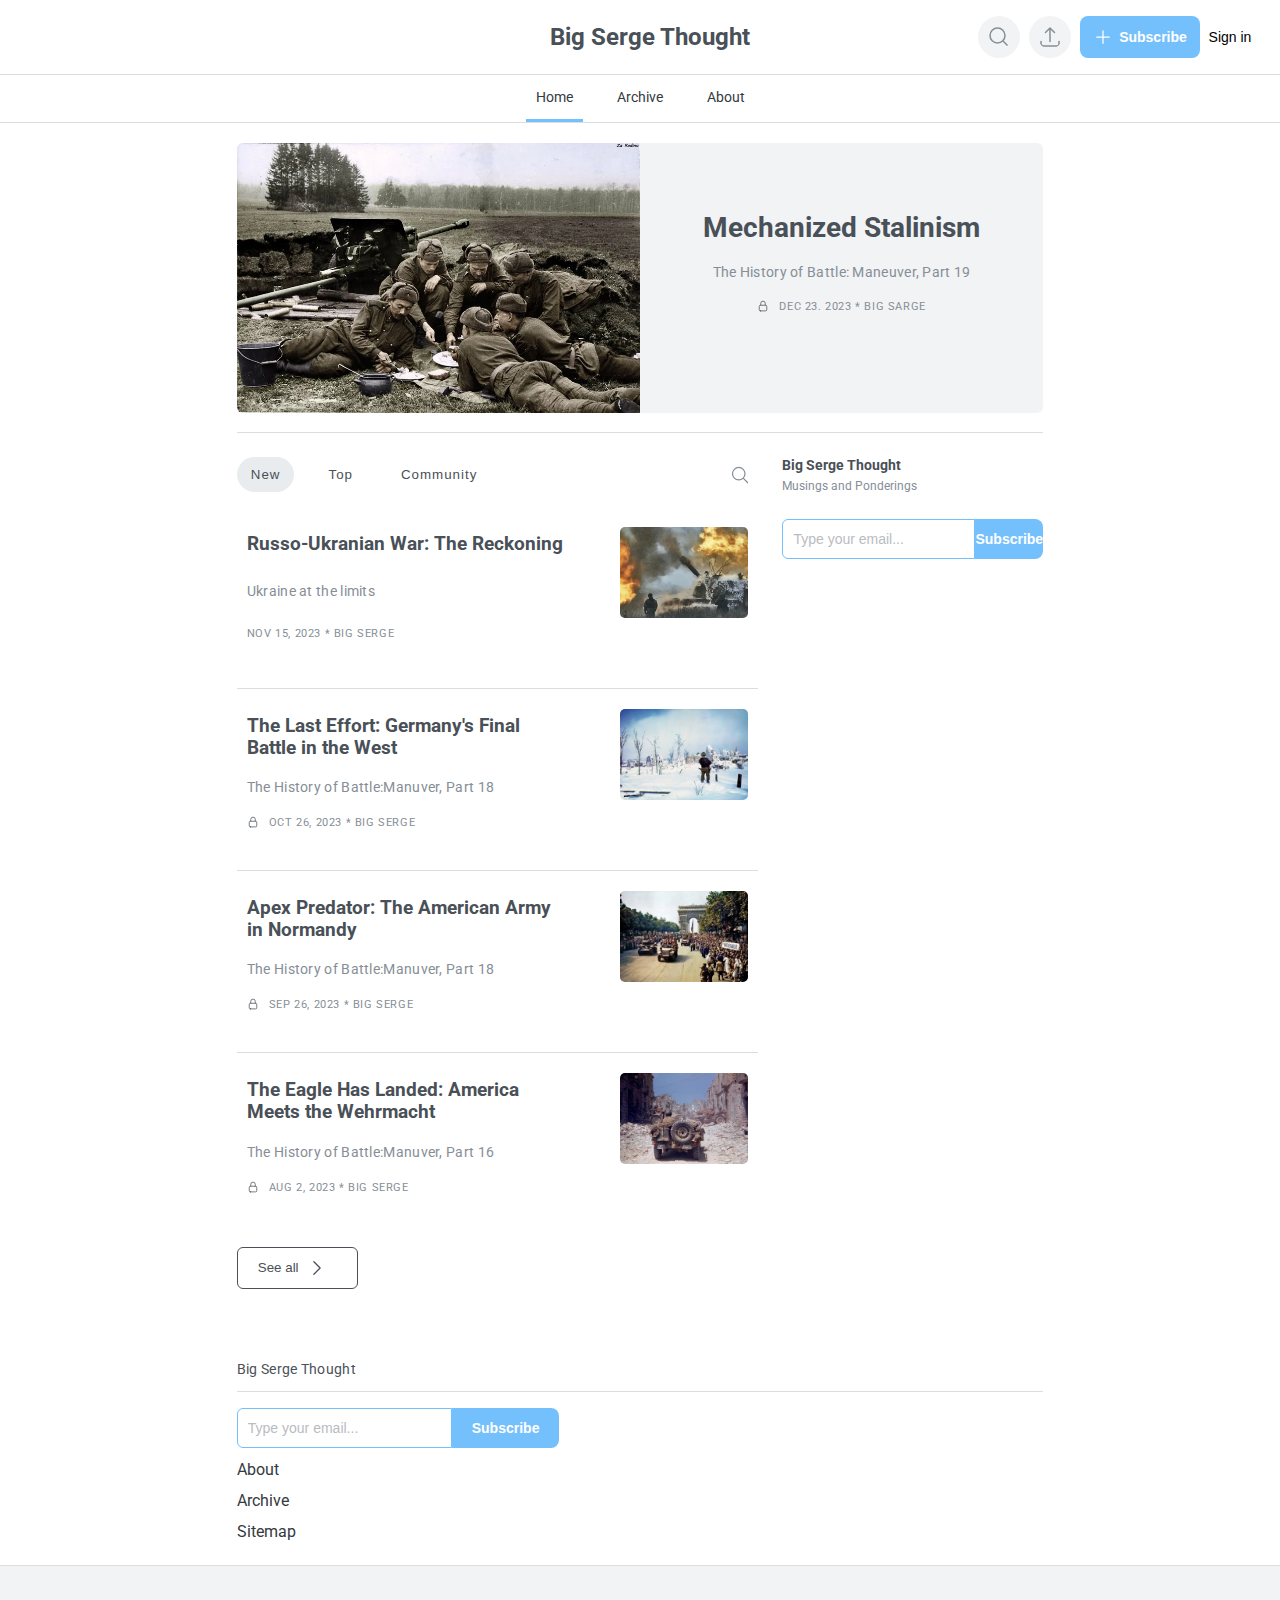
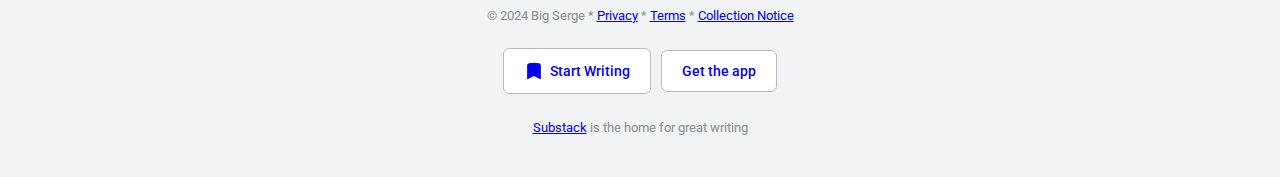
<file: index.html>
<!DOCTYPE html>
<html lang="en">
    <head>
        <meta charset="UTF-8" />
        <meta name="viewport" content="width=device-width, initial-scale=1.0" />
        <link rel="stylesheet" href="style.css" />
        <link rel="preconnect" href="https://fonts.googleapis.com" />
        <link rel="preconnect" href="https://fonts.gstatic.com" crossorigin />
        <link
            href="https://fonts.googleapis.com/css2?family=Roboto:wght@400;500;700&display=swap"
            rel="stylesheet"
        />
        <title>Substack</title>
    </head>
    <body>
        <div class="container">
            <header class="header-container">
                <div class="empty"></div>
                <h1>Big Serge Thought</h1>
                <div class="sign-in-box">
                    <svg
                        xmlns="http://www.w3.org/2000/svg"
                        fill="none"
                        viewBox="0 0 24 24"
                        stroke-width="1.5"
                        stroke="currentColor"
                        class="search-icon big"
                    >
                        <path
                            stroke-linecap="round"
                            stroke-linejoin="round"
                            d="m21 21-5.197-5.197m0 0A7.5 7.5 0 1 0 5.196 5.196a7.5 7.5 0 0 0 10.607 10.607Z"
                        />
                    </svg>

                    <svg
                        xmlns="http://www.w3.org/2000/svg"
                        fill="none"
                        viewBox="0 0 24 24"
                        stroke-width="1.5"
                        stroke="currentColor"
                        class="upload-icon"
                    >
                        <path
                            stroke-linecap="round"
                            stroke-linejoin="round"
                            d="M3 16.5v2.25A2.25 2.25 0 0 0 5.25 21h13.5A2.25 2.25 0 0 0 21 18.75V16.5m-13.5-9L12 3m0 0 4.5 4.5M12 3v13.5"
                        />
                    </svg>

                    <button class="sub-btn">
                        <svg
                            xmlns="http://www.w3.org/2000/svg"
                            fill="none"
                            viewBox="0 0 24 24"
                            stroke-width="1.5"
                            stroke="currentColor"
                            class="plus-icon"
                        >
                            <path
                                stroke-linecap="round"
                                stroke-linejoin="round"
                                d="M12 4.5v15m7.5-7.5h-15"
                            />
                        </svg>
                        Subscribe
                    </button>

                    <button class="sign-in-btn">Sign in</button>
                </div>
            </header>

            <nav class="nav-container">
                <a class="nav-first" href="#">Home</a>
                <a class="nav-second" href="#">Archive</a>
                <a class="nav-third" href="pages/about.html">About</a>
            </nav>
            <article>
                <section class="main-article">
                    <img src="img/soldiers-img.webp" alt="Soldiers-image" />
                    <div class="article-description-box up">
                        <h2>Mechanized Stalinism</h2>
                        <p>The History of Battle: Maneuver, Part 19</p>
                        <div class="article-date">
                            <svg
                                xmlns="http://www.w3.org/2000/svg"
                                fill="none"
                                viewBox="0 0 24 24"
                                stroke-width="1.5"
                                stroke="currentColor"
                                class="lock-icon"
                            >
                                <path
                                    stroke-linecap="round"
                                    stroke-linejoin="round"
                                    d="M16.5 10.5V6.75a4.5 4.5 0 1 0-9 0v3.75m-.75 11.25h10.5a2.25 2.25 0 0 0 2.25-2.25v-6.75a2.25 2.25 0 0 0-2.25-2.25H6.75a2.25 2.25 0 0 0-2.25 2.25v6.75a2.25 2.25 0 0 0 2.25 2.25Z"
                                />
                            </svg>

                            <p>dec 23. 2023 * Big Sarge</p>
                        </div>
                    </div>
                </section>

                <div class="empty-bottom"></div>

                <div class="center-container">
                    <div class="left-container">
                        <section class="other-articles">
                            <nav class="article-nav">
                                <div class="nav-btns">
                                    <button class="nav-btn">New</button>
                                    <button class="nav-btn">Top</button>
                                    <button class="nav-btn">Community</button>
                                </div>
                                <svg
                                    xmlns="http://www.w3.org/2000/svg"
                                    fill="none"
                                    viewBox="0 0 24 24"
                                    stroke-width="1.5"
                                    stroke="currentColor"
                                    class="search-icon-small"
                                >
                                    <path
                                        stroke-linecap="round"
                                        stroke-linejoin="round"
                                        d="m21 21-5.197-5.197m0 0A7.5 7.5 0 1 0 5.196 5.196a7.5 7.5 0 0 0 10.607 10.607Z"
                                    />
                                </svg>
                            </nav>

                            <div class="article 1">
                                <div class="article-description-box other">
                                    <h3>Russo-Ukranian War: The Reckoning</h3>
                                    <p>Ukraine at the limits</p>
                                    <div class="article-date other">
                                        <p>Nov 15, 2023 * Big Serge</p>
                                    </div>
                                </div>
                                <div class="other-div"></div>
                                <img
                                    src="img/article-img1.jpg"
                                    alt="article-img"
                                />
                            </div>

                            <div class="article 2">
                                <div class="article-description-box other">
                                    <h3>
                                        The Last Effort: Germany's Final Battle
                                        in the West
                                    </h3>
                                    <p>
                                        The History of Battle:Manuver, Part 18
                                    </p>
                                    <div class="article-date other">
                                        <svg
                                            xmlns="http://www.w3.org/2000/svg"
                                            fill="none"
                                            viewBox="0 0 24 24"
                                            stroke-width="1.5"
                                            stroke="currentColor"
                                            class="lock-icon"
                                        >
                                            <path
                                                stroke-linecap="round"
                                                stroke-linejoin="round"
                                                d="M16.5 10.5V6.75a4.5 4.5 0 1 0-9 0v3.75m-.75 11.25h10.5a2.25 2.25 0 0 0 2.25-2.25v-6.75a2.25 2.25 0 0 0-2.25-2.25H6.75a2.25 2.25 0 0 0-2.25 2.25v6.75a2.25 2.25 0 0 0 2.25 2.25Z"
                                            />
                                        </svg>
                                        <p>Oct 26, 2023 * Big Serge</p>
                                    </div>
                                </div>
                                <div class="other-div"></div>
                                <img
                                    src="img/article-img2.jpg"
                                    alt="article-img"
                                />
                            </div>

                            <div class="article 3">
                                <div class="article-description-box other">
                                    <h3>
                                        Apex Predator: The American Army in
                                        Normandy
                                    </h3>
                                    <p>
                                        The History of Battle:Manuver, Part 18
                                    </p>
                                    <div class="article-date other">
                                        <svg
                                            xmlns="http://www.w3.org/2000/svg"
                                            fill="none"
                                            viewBox="0 0 24 24"
                                            stroke-width="1.5"
                                            stroke="currentColor"
                                            class="lock-icon"
                                        >
                                            <path
                                                stroke-linecap="round"
                                                stroke-linejoin="round"
                                                d="M16.5 10.5V6.75a4.5 4.5 0 1 0-9 0v3.75m-.75 11.25h10.5a2.25 2.25 0 0 0 2.25-2.25v-6.75a2.25 2.25 0 0 0-2.25-2.25H6.75a2.25 2.25 0 0 0-2.25 2.25v6.75a2.25 2.25 0 0 0 2.25 2.25Z"
                                            />
                                        </svg>
                                        <p>Sep 26, 2023 * Big Serge</p>
                                    </div>
                                </div>
                                <div class="other-div"></div>
                                <img
                                    src="img/article-img3.jpg"
                                    alt="article-img"
                                />
                            </div>

                            <div class="article 4">
                                <div class="article-description-box other">
                                    <h3>
                                        The Eagle Has Landed: America Meets the
                                        Wehrmacht
                                    </h3>
                                    <p>
                                        The History of Battle:Manuver, Part 16
                                    </p>
                                    <div class="article-date other">
                                        <svg
                                            xmlns="http://www.w3.org/2000/svg"
                                            fill="none"
                                            viewBox="0 0 24 24"
                                            stroke-width="1.5"
                                            stroke="currentColor"
                                            class="lock-icon"
                                        >
                                            <path
                                                stroke-linecap="round"
                                                stroke-linejoin="round"
                                                d="M16.5 10.5V6.75a4.5 4.5 0 1 0-9 0v3.75m-.75 11.25h10.5a2.25 2.25 0 0 0 2.25-2.25v-6.75a2.25 2.25 0 0 0-2.25-2.25H6.75a2.25 2.25 0 0 0-2.25 2.25v6.75a2.25 2.25 0 0 0 2.25 2.25Z"
                                            />
                                        </svg>
                                        <p>Aug 2, 2023 * Big Serge</p>
                                    </div>
                                </div>
                                <div class="other-div"></div>
                                <img
                                    src="img/article-img4.jpg"
                                    alt="article-img"
                                />
                            </div>
                        </section>
                    </div>

                    <aside>
                        <h4>Big Serge Thought</h4>
                        <p>Musings and Ponderings</p>
                        <div class="subscribe">
                            <input
                                class="email-input"
                                type="text"
                                name=""
                                id=""
                                placeholder="Type your email..."
                            />
                            <button class="sub-btn sidebar">Subscribe</button>
                        </div>
                    </aside>
                </div>

                <button class="see-all-btn">
                    See all
                    <svg
                        xmlns="http://www.w3.org/2000/svg"
                        fill="none"
                        viewBox="0 0 24 24"
                        stroke-width="1.5"
                        stroke="currentColor"
                        class="arrow"
                    >
                        <path
                            stroke-linecap="round"
                            stroke-linejoin="round"
                            d="m8.25 4.5 7.5 7.5-7.5 7.5"
                        />
                    </svg>
                </button>

                <section class="links-container">
                    <p>Big Serge Thought</p>
                    <div class="subscribe footer">
                        <input
                            class="email-input"
                            type="text"
                            name=""
                            id=""
                            placeholder="Type your email..."
                        />
                        <button class="sub-btn sidebar">Subscribe</button>
                    </div>
                    <div class="list">
                        <a href="pages/about.html">About</a>
                        <a href="#">Archive</a>
                        <a href="#">Sitemap</a>
                    </div>
                </section>
            </article>

            <footer>
                <p class="footer-p-up">
                    &copy; 2024 Big Serge * <a href="#">Privacy</a> *
                    <a href="#">Terms</a> * <a href="#">Collection Notice</a>
                </p>
                <div class="footer-btns">
                    <a class="btn-first" href="#"
                        ><svg
                            xmlns="http://www.w3.org/2000/svg"
                            viewBox="0 0 24 24"
                            fill="currentColor"
                            class="save-icon"
                        >
                            <path
                                fill-rule="evenodd"
                                d="M6.32 2.577a49.255 49.255 0 0 1 11.36 0c1.497.174 2.57 1.46 2.57 2.93V21a.75.75 0 0 1-1.085.67L12 18.089l-7.165 3.583A.75.75 0 0 1 3.75 21V5.507c0-1.47 1.073-2.756 2.57-2.93Z"
                                clip-rule="evenodd"
                            />
                        </svg>
                        Start Writing</a
                    >
                    <a class="btn-second" href="#">Get the app</a>
                </div>
                <p class="footer-p-down">
                    <a href="#">Substack</a> is the home for great writing
                </p>
            </footer>
        </div>
    </body>
</html>
</file>
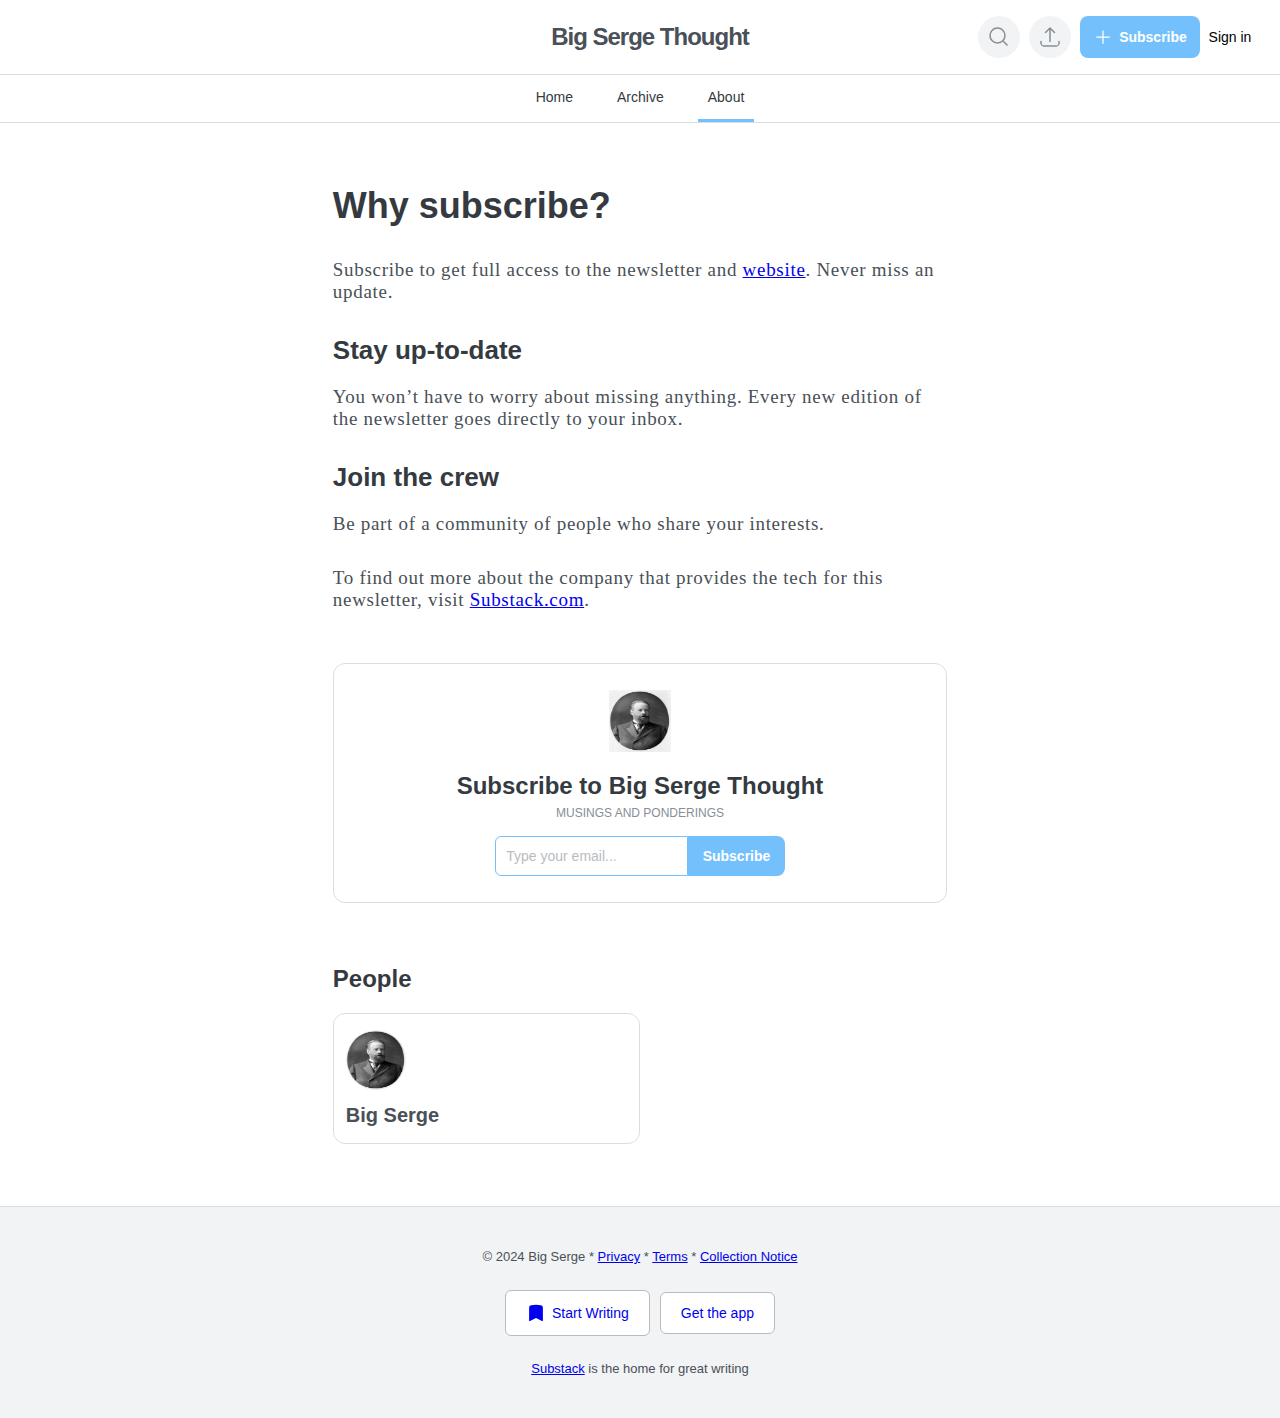
<file: pages/about.html>
<!DOCTYPE html>
<html lang="en">
    <head>
        <meta charset="UTF-8" />
        <meta name="viewport" content="width=device-width, initial-scale=1.0" />
        <title>About</title>
        <link rel="stylesheet" href="about.css" />
    </head>
    <body>
        <header class="header-container">
            <div class="empty"></div>
            <h1>Big Serge Thought</h1>
            <div class="sign-in-box">
                <svg
                    xmlns="http://www.w3.org/2000/svg"
                    fill="none"
                    viewBox="0 0 24 24"
                    stroke-width="1.5"
                    stroke="currentColor"
                    class="search-icon big"
                >
                    <path
                        stroke-linecap="round"
                        stroke-linejoin="round"
                        d="m21 21-5.197-5.197m0 0A7.5 7.5 0 1 0 5.196 5.196a7.5 7.5 0 0 0 10.607 10.607Z"
                    />
                </svg>

                <svg
                    xmlns="http://www.w3.org/2000/svg"
                    fill="none"
                    viewBox="0 0 24 24"
                    stroke-width="1.5"
                    stroke="currentColor"
                    class="upload-icon"
                >
                    <path
                        stroke-linecap="round"
                        stroke-linejoin="round"
                        d="M3 16.5v2.25A2.25 2.25 0 0 0 5.25 21h13.5A2.25 2.25 0 0 0 21 18.75V16.5m-13.5-9L12 3m0 0 4.5 4.5M12 3v13.5"
                    />
                </svg>

                <button class="sub-btn">
                    <svg
                        xmlns="http://www.w3.org/2000/svg"
                        fill="none"
                        viewBox="0 0 24 24"
                        stroke-width="1.5"
                        stroke="currentColor"
                        class="plus-icon"
                    >
                        <path
                            stroke-linecap="round"
                            stroke-linejoin="round"
                            d="M12 4.5v15m7.5-7.5h-15"
                        />
                    </svg>
                    Subscribe
                </button>

                <button class="sign-in-btn">Sign in</button>
            </div>
        </header>

        <nav class="nav-container">
            <a class="nav-first" href="/">Home</a>
            <a class="nav-second" href="#">Archive</a>
            <a class="nav-third" href="pages/about.html">About</a>
        </nav>

        <section class="about-container">
            <h2>Why subscribe?</h2>
            <p>
                Subscribe to get full access to the newsletter and
                <a href="#">website</a>. Never miss an update.
            </p>
            <h3>Stay up-to-date</h3>
            <p>
                You won’t have to worry about missing anything. Every new
                edition of the newsletter goes directly to your inbox.
            </p>
            <h3>Join the crew</h3>
            <p>Be part of a community of people who share your interests.</p>
            <p class="last">
                To find out more about the company that provides the tech for
                this newsletter, visit <a href="#">Substack.com</a>.
            </p>
        </section>

        <section class="sub-container">
            <img src="/img/profile-img.jpg" alt="profile-pic" />
            <h3>Subscribe to Big Serge Thought</h3>
            <p>musings and ponderings</p>
            <div class="subscribe">
                <input
                    class="email-input"
                    type="text"
                    name=""
                    id=""
                    placeholder="Type your email..."
                />
                <button class="sub-btn sidebar">Subscribe</button>
            </div>
        </section>

        <section class="people-container">
            <h3>People</h3>
            <div class="people">
                <div class="ppl">
                    <img src="/img/profile-img.jpg" alt="profile-pic" />
                    <h4>Big Serge</h4>
                </div>
                <div class="empty-second"></div>
            </div>
        </section>

        <footer>
            <p class="footer-p-up">
                &copy; 2024 Big Serge * <a href="#">Privacy</a> *
                <a href="#">Terms</a> * <a href="#">Collection Notice</a>
            </p>
            <div class="footer-btns">
                <a class="btn-first" href="#"
                    ><svg
                        xmlns="http://www.w3.org/2000/svg"
                        viewBox="0 0 24 24"
                        fill="currentColor"
                        class="save-icon"
                    >
                        <path
                            fill-rule="evenodd"
                            d="M6.32 2.577a49.255 49.255 0 0 1 11.36 0c1.497.174 2.57 1.46 2.57 2.93V21a.75.75 0 0 1-1.085.67L12 18.089l-7.165 3.583A.75.75 0 0 1 3.75 21V5.507c0-1.47 1.073-2.756 2.57-2.93Z"
                            clip-rule="evenodd"
                        />
                    </svg>
                    Start Writing</a
                >
                <a class="btn-second" href="#">Get the app</a>
            </div>
            <p class="footer-p-down">
                <a href="#">Substack</a> is the home for great writing
            </p>
        </footer>
    </body>
</html>
</file>
<file: style.css>
/*
SPACING SYSTEM (px)
2 / 4 / 8 / 12 / 16 / 24 / 32 / 48 / 64 / 80 / 96 / 128

FONT SIZE SYSTEM (px)
10 / 12 / 14 / 16 / 18 / 20 / 24 / 30 / 36 / 44 / 52 / 62 / 74 / 86 / 98
*/

* {
    margin: 0;
    padding: 0;
    box-sizing: border-box;
}

body {
    font-family: 'Roboto', sans-serif;
    color: #495057;
}

article {
    margin: 0 auto;
    width: 63%;
}

p {
    color: #868e96;
}

/* Header -------------------------------------------------*/

.header-container {
    display: grid;
    grid-template-columns: 1fr 2fr 1fr;
    align-items: center;
    padding: 16px 0;
    border-bottom: 1px solid #dbdee1;
}

.empty {
    width: 50px;
    height: 40px;
}

h1 {
    font-size: 24px;
    justify-self: center;
    padding-left: 20px;
}

h1:hover {
    cursor: pointer;
}

.sign-in-box {
    display: grid;
    grid-template-columns: 1fr 1fr 2fr 1fr;
    padding-right: 20px;
}

.search-icon,
.big {
    justify-self: end;
}

.upload-icon {
    justify-self: center;
}

.search-icon,
.upload-icon {
    background-color: #f1f3f5;
    width: 42px;
    height: 42px;
    padding: 15%;
    stroke: #868e96;
    border-radius: 50px;
}

.search-icon:hover,
.upload-icon:hover {
    cursor: pointer;
    background-color: #e9ecef;
    transition: 0.2s;
}

.sub-btn {
    display: flex;
    align-items: center;
    justify-content: center;
    gap: 6px;
    border-radius: 8px;
    border: none;
    background-color: #74c0fc;
    color: #fff;
    font-weight: 600;
    font-size: 14px;
}

.sub-btn:hover {
    cursor: pointer;
}

.plus-icon {
    width: 20px;
    height: 20px;
}

.sign-in-btn {
    border: none;
    background-color: #fff;
    font-size: 14px;
}

.sign-in-btn:hover {
    cursor: pointer;
}

/* Nav -------------------------------------------------*/

.nav-container {
    display: flex;
    justify-content: center;
    gap: 24px;
    border-bottom: 1px solid #dbdee1;
}

.nav-container a:link {
    text-decoration: none;
    color: #343a40;
    font-size: 14px;
}

.nav-first {
    border-bottom: 3px solid #74c0fc;
}

.nav-first,
.nav-second,
.nav-third {
    padding: 14px 10px;
}

.nav-first:hover,
.nav-second:hover,
.nav-third:hover {
    background-color: #e9ecef;
}

/* Main Article -------------------------------------------------*/

.main-article {
    display: grid;
    grid-template-columns: 1fr 1fr;
    justify-items: center;
    align-items: center;
    margin-top: 20px;
    margin-bottom: 10px;
    background-color: #f1f3f5;
    border-radius: 6px;
    cursor: pointer;
}

.main-article img {
    width: 100%;
    border-radius: 6px;
    border-bottom-right-radius: 0;
    border-top-right-radius: 0;
}

.article-description-box {
    display: grid;
    row-gap: 20px;
    justify-items: center;
}

.article-description-box.up {
    padding-bottom: 32px;
}

.main-article h2 {
    font-size: 28px;
}

.article-date {
    display: flex;
    gap: 10px;
    font-size: 12px;
    font-weight: bold;
    text-transform: uppercase;
}

.lock-icon {
    width: 12px;
    height: 12px;
    stroke: #495057;
}

/* Other Articles -------------------------------------------------*/

.center-container {
    display: grid;
    grid-template-columns: 2fr 1fr;
    column-gap: 24px;
    margin-top: 24px;
}

/* Empty space */
.empty-bottom {
    width: 100%;
    height: 10px;
    border-bottom: 1px solid #dbdee1;
}

/* Article nav */

.article-nav {
    display: flex;
    justify-content: space-between;
    align-items: center;
    margin-bottom: 24px;
}

.nav-btns {
    display: flex;
    gap: 20px;
}

.nav-btns button {
    background-color: #fff;
    letter-spacing: 1px;
    color: #495057;
    border: none;
    padding: 10px 14px;
    border-radius: 100px;
}

.nav-btns button:first-child {
    background-color: #e9ecef;
}

.nav-btns button:hover {
    cursor: pointer;
}

.nav-btns button:last-child:hover {
    background-color: #f1f3f5;
    transition: 0.2s;
}

.nav-btns button:nth-child(2):hover {
    background-color: #f1f3f5;
    transition: 0.2s;
}

.search-icon-small {
    width: 36px;
    height: 36px;
    stroke: #868e96;
    padding: 8px;
}

.search-icon-small:hover {
    background-color: #e9ecef;
    transition: 0.2s;

    border-radius: 100px;
    cursor: pointer;
}

/* Aside ----------------------------------------*/

aside h4 {
    font-size: 14px;
    margin-bottom: 6px;
}

aside p {
    font-size: 12px;
    margin-bottom: 26px;
}

.subscribe {
    display: grid;
    grid-template-columns: 2fr 1fr;
}

.sub-btn.sidebar {
    height: 40px;
    border-bottom-left-radius: 0;
    border-top-left-radius: 0;
    text-align: center;
    padding-bottom: 0;
}

.email-input {
    border: 1px solid #74c0fc;
    border-radius: 6px;
    border-bottom-right-radius: 0;
    border-top-right-radius: 0;
    padding-left: 10px;
    font-size: 14px;
}

::placeholder {
    color: #b9bcbf;
}

/* Other articles -------------------------------*/

.article {
    display: grid;
    grid-template-columns: 3fr 0.5fr 1.2fr;
    border-bottom: 1px solid #dbdee1;
    height: 172px;
    margin-top: 10px;
    padding: 10px 10px;
}

.article:hover {
    background-color: #f1f3f5;
    cursor: pointer;
    border-radius: 6px;
    transition: 0.2s;
}

.article:last-child {
    border: none;
}

.article img {
    width: 100%;
    border-radius: 5px;
}

.article-description-box.other {
    justify-items: left;
    padding-top: 6px;
    padding-bottom: 30px;
}

.article-description-box p {
    font-size: 14px;
    letter-spacing: 0.3px;
}

.article-date p {
    font-size: 11px;
    font-weight: normal;
    letter-spacing: 0.6px;
}

/* See all button -------------------------------------------------*/

.see-all-btn {
    background-color: #fff;
    padding: 10px 0;
    padding-left: 20px;
    padding-right: 30px;
    color: #495057;
    border: 1px solid #495057;
    border-radius: 6px;
    display: flex;
    align-items: center;
    gap: 8px;
    margin-top: 12px;
    margin-bottom: 72px;
}

.see-all-btn:hover {
    background-color: #e9ecef;
    cursor: pointer;
    transition: 0.2s;
}

.arrow {
    width: 20px;
    color: #495057;
}

/* Links container -------------------------------------------------*/

.links-container p {
    font-weight: normal;
    color: #495057;
    font-size: 14px;
    letter-spacing: 0.3px;
    padding-bottom: 14px;
    border-bottom: 1px solid #dbdee1;
}

.subscribe.footer {
    display: grid;
    width: 40%;
    margin-top: 16px;
}

.list {
    display: grid;
    grid-template-rows: repeat(3, 1fr);
    row-gap: 12px;
    margin-top: 12px;
    margin-bottom: 24px;
}

.list a:link {
    text-decoration: none;
    color: #343a40;
}

.list a:hover {
    text-decoration: underline;
}

/* Footer ---------------------------------------*/

footer {
    display: grid;
    grid-template-rows: repeat(3, 1fr);
    row-gap: 20px;
    justify-items: center;
    border-top: 1px solid #dbdee1;
    background-color: #f1f3f5;
}

.footer-p-up {
    margin-top: 42px;
    font-size: 13px;
}

.footer-p-down {
    padding-bottom: 32px;
    font-size: 13px;
    background-color: #f1f3f5;
}

.footer-btns {
    display: flex;
    align-items: center;
    gap: 10px;
}

.btn-first,
.btn-second {
    border: 1px solid #b9bcbf;
    background-color: #fff;
    padding: 12px 20px;
    border-radius: 6px;
}

.btn-first {
    display: flex;
    align-items: center;
    gap: 6px;
}

.footer-btns a:link {
    text-decoration: none;
    font-size: 14px;
    font-weight: 500;
}

.save-icon {
    width: 20px;
}

.btn-first:hover,
.btn-second:hover {
    background-color: #f1f3f5;
    color: #343a40;
    transition: 0.2s;
}
</file>
<file: pages/about.css>
* {
    margin: 0;
    padding: 0;
    box-sizing: border-box;
}

body {
    font-family: 'Roboto', sans-serif;
    color: #495057;
}

/* -------- */
/*  HEADER  */
/* -------- */

.header-container {
    display: grid;
    grid-template-columns: 1fr 2fr 1fr;
    align-items: center;
    padding: 16px 0;
    border-bottom: 1px solid #dbdee1;
}

.empty {
    width: 50px;
    height: 40px;
}

h1 {
    font-size: 24px;
    justify-self: center;
    padding-left: 20px;
    letter-spacing: -1px;
}

h1:hover {
    cursor: pointer;
}

.sign-in-box {
    display: grid;
    grid-template-columns: 1fr 1fr 2fr 1fr;
    padding-right: 20px;
}

.search-icon,
.big {
    justify-self: end;
}

.upload-icon {
    justify-self: center;
}

.search-icon,
.upload-icon {
    background-color: #f1f3f5;
    width: 42px;
    height: 42px;
    padding: 15%;
    stroke: #868e96;
    border-radius: 50px;
}

.search-icon:hover,
.upload-icon:hover {
    cursor: pointer;
    background-color: #e9ecef;
    transition: 0.2s;
}

.sub-btn {
    display: flex;
    align-items: center;
    justify-content: center;
    gap: 6px;
    border-radius: 8px;
    border: none;
    background-color: #74c0fc;
    color: #fff;
    font-weight: 600;
    font-size: 14px;
}

.sub-btn:hover {
    cursor: pointer;
}

.plus-icon {
    width: 20px;
    height: 20px;
}

.sign-in-btn {
    border: none;
    background-color: #fff;
    font-size: 14px;
}

.sign-in-btn:hover {
    cursor: pointer;
}

/* ----- */
/*  NAV  */
/* ----- */

.nav-container {
    display: flex;
    justify-content: center;
    gap: 24px;
    border-bottom: 1px solid #dbdee1;
}

.nav-container a:link {
    text-decoration: none;
    color: #343a40;
    font-size: 14px;
}

.nav-third {
    border-bottom: 3px solid #74c0fc;
}

.nav-first,
.nav-second,
.nav-third {
    padding: 14px 10px;
}

.nav-first:hover,
.nav-second:hover,
.nav-third:hover {
    background-color: #e9ecef;
}

/* --------------- */
/*  ABOUT SECTION  */
/* --------------- */

.about-container {
    margin: 0 auto;
    width: 48%;
}

.about-container h2 {
    font-size: 36px;
    color: #343a40;
    margin-top: 62px;
    margin-bottom: 32px;
}

.about-container h3 {
    margin-bottom: 20px;
    font-size: 26px;
    color: #343a40;
}

.about-container p {
    font-family: serif;
    margin-bottom: 32px;
    font-size: 19px;
    letter-spacing: 0.7px;
}

.about-container p:last-child {
    margin-bottom: 0;
}

.last {
    padding-bottom: 52px;
}

/* --------------- */
/*  Sub Container  */
/* --------------- */

.sub-container {
    display: flex;
    flex-direction: column;
    align-items: center;
    margin: 0 auto;
    width: 48%;
    padding: 26px 0;
    border-radius: 12px;
    border: 1px solid #dbdee1;
    margin-bottom: 62px;
}

.sub-container img {
    width: 62px;
    height: 62px;
}

.sub-container h3 {
    font-size: 24px;
    color: #343a40;
    margin-top: 20px;
    margin-bottom: 6px;
}

.sub-container p {
    text-transform: uppercase;
    color: #868e96;
    font-size: 12px;
    margin-bottom: 16px;
}

/* sub button  */

.subscribe {
    display: grid;
    grid-template-columns: 2fr 1fr;
}

.sub-btn.sidebar {
    height: 40px;
    border-bottom-left-radius: 0;
    border-top-left-radius: 0;
    text-align: center;
    padding-bottom: 0;
}

.email-input {
    border: 1px solid #74c0fc;
    border-radius: 6px;
    border-bottom-right-radius: 0;
    border-top-right-radius: 0;
    padding-left: 10px;
    font-size: 14px;
}

::placeholder {
    color: #b9bcbf;
}

/* People section */

.people-container {
    margin: 0 auto;
    width: 48%;
    margin-bottom: 62px;
}

.people-container h3 {
    font-size: 24px;
    color: #343a40;
    margin-bottom: 20px;
}

.ppl {
    border: 1px solid #dbdee1;
    border-radius: 12px;
    padding: 16px 12px;
}

.ppl:hover {
    cursor: pointer;
    background-color: #f1f3f5;
}

.ppl h4 {
    font-size: 20px;
    margin-top: 10px;
}

.people {
    display: grid;
    grid-template-columns: 1fr 1fr;
    justify-content: center;
}

.empty-second {
    width: 200px;
    height: 40px;
    /* background-color: #b9bcbf; */
}

.people img {
    width: 60px;
    height: 60px;
    border-radius: 100px;
}

/* -------- */
/*  FOOTER  */
/* -------- */

footer {
    display: grid;
    grid-template-rows: repeat(3, 1fr);
    row-gap: 20px;
    justify-items: center;
    border-top: 1px solid #dbdee1;
    background-color: #f1f3f5;
}

.footer-p-up {
    margin-top: 42px;
    font-size: 13px;
}

.footer-p-down {
    padding-bottom: 32px;
    font-size: 13px;
    background-color: #f1f3f5;
}

.footer-btns {
    display: flex;
    align-items: center;
    gap: 10px;
}

.btn-first,
.btn-second {
    border: 1px solid #b9bcbf;
    background-color: #fff;
    padding: 12px 20px;
    border-radius: 6px;
}

.btn-first {
    display: flex;
    align-items: center;
    gap: 6px;
}

.footer-btns a:link {
    text-decoration: none;
    font-size: 14px;
    font-weight: 500;
}

.save-icon {
    width: 20px;
}

.btn-first:hover,
.btn-second:hover {
    background-color: #f1f3f5;
    color: #343a40;
    transition: 0.2s;
}
</file>
